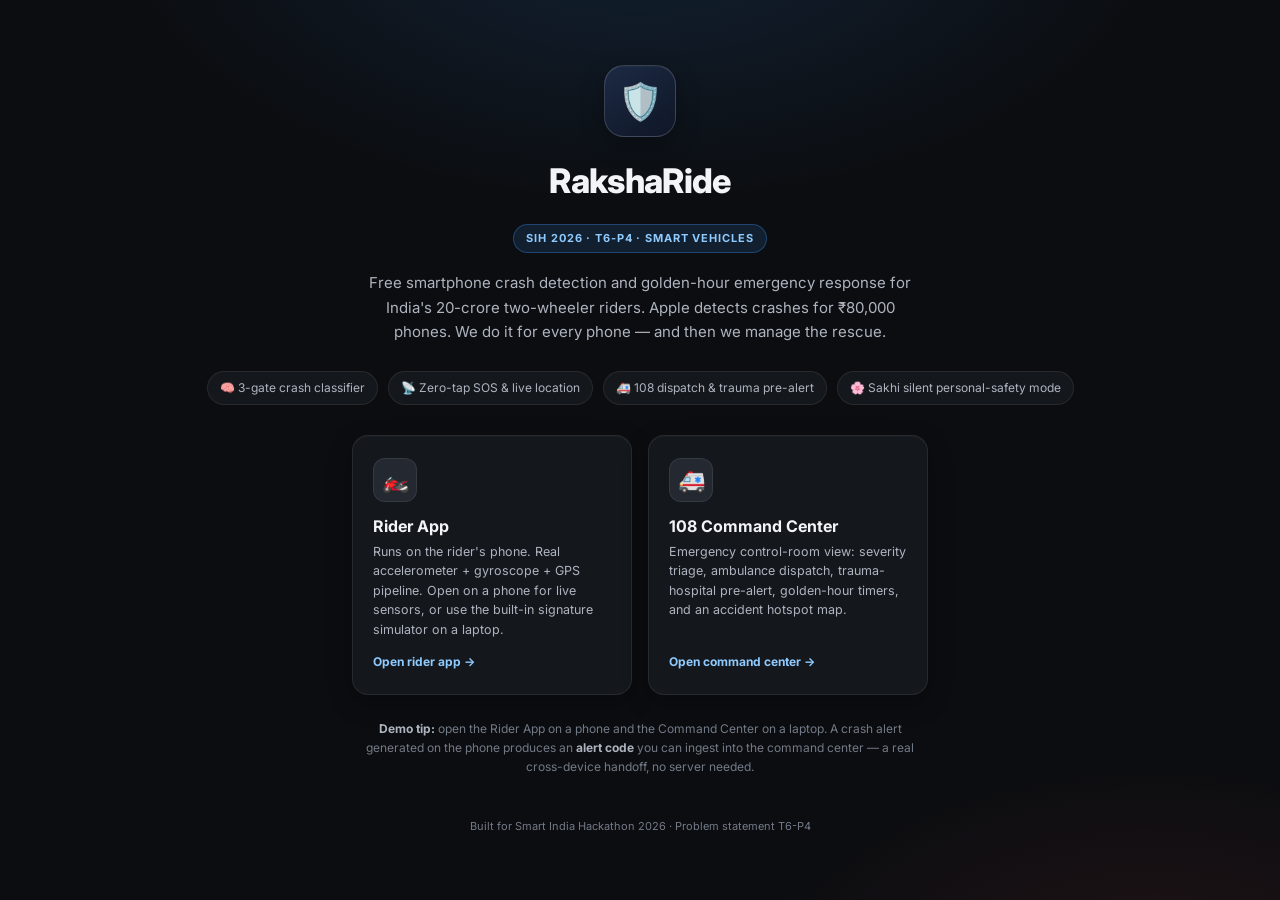
<file: index.html>
<!DOCTYPE html>
<html lang="en">
<head>
  <meta charset="UTF-8">
  <meta name="viewport" content="width=device-width, initial-scale=1.0, user-scalable=no">
  <meta name="description" content="RakshaRide — free smartphone crash detection and golden-hour emergency response for two-wheeler riders. SIH 2026 prototype.">
  <title>RakshaRide — Smartphone Crash Detection &amp; Golden-Hour Response</title>
  <link rel="preconnect" href="https://fonts.googleapis.com">
  <link rel="preconnect" href="https://fonts.gstatic.com" crossorigin>
  <link href="https://fonts.googleapis.com/css2?family=Inter:wght@400;500;600;700;800;900&display=swap" rel="stylesheet">
  <link rel="stylesheet" href="css/styles.css">
</head>
<body>

<!-- =====================================================================
     LANDING — choose a role
     ===================================================================== -->
<section id="landing">
  <div class="logo" aria-hidden="true">🛡️</div>
  <h1>RakshaRide</h1>
  <span class="badge">SIH 2026 · T6-P4 · SMART VEHICLES</span>
  <p class="sub">
    Free smartphone crash detection and golden-hour emergency response for India's 20-crore two-wheeler riders.
    Apple detects crashes for ₹80,000 phones. We do it for every phone — and then we manage the rescue.
  </p>

  <div class="feature-strip" aria-label="Key capabilities">
    <span class="pill">🧠 3-gate crash classifier</span>
    <span class="pill">📡 Zero-tap SOS &amp; live location</span>
    <span class="pill">🚑 108 dispatch &amp; trauma pre-alert</span>
    <span class="pill">🌸 Sakhi silent personal-safety mode</span>
  </div>

  <div class="role-cards">
    <button class="role-card" onclick="enterRider()">
      <div class="ic" aria-hidden="true">🏍️</div>
      <b>Rider App</b>
      <span>Runs on the rider's phone. Real accelerometer + gyroscope + GPS pipeline. Open on a phone for live sensors, or use the built-in signature simulator on a laptop.</span>
      <span class="cta">Open rider app →</span>
    </button>
    <button class="role-card" onclick="enterCommand()">
      <div class="ic" aria-hidden="true">🚑</div>
      <b>108 Command Center</b>
      <span>Emergency control-room view: severity triage, ambulance dispatch, trauma-hospital pre-alert, golden-hour timers, and an accident hotspot map.</span>
      <span class="cta">Open command center →</span>
    </button>
  </div>

  <p class="note">
    <b>Demo tip:</b> open the Rider App on a phone and the Command Center on a laptop. A crash alert generated on the phone produces an
    <b>alert code</b> you can ingest into the command center — a real cross-device handoff, no server needed.
  </p>
  <footer>Built for Smart India Hackathon 2026 · Problem statement T6-P4</footer>
</section>

<!-- =====================================================================
     RIDER APP — phone frame
     ===================================================================== -->
<main id="rider" class="hide">
  <header class="r-head">
    <div class="mark" aria-hidden="true">🛡️</div>
    <b>RakshaRide</b>
    <span class="role">Rider Guardian</span>
    <span class="st" id="rideState">IDLE</span>
  </header>

  <div class="r-body">

    <!-- Ride status -->
    <section class="card">
      <div class="ride-stat">
        <div class="speedo"><b id="spd">0</b><span>KM/H · GPS</span></div>
        <div class="ride-meta">
          Sensor: <b id="sensorState">not connected</b><br>
          Ride time: <b id="rideTime">00:00</b> · Dist: <b id="rideDist">0.0 km</b><br>
          GPS: <b id="gpsState">—</b>
        </div>
      </div>
      <button class="big-btn start mt-12" id="rideBtn">▶ Start Ride Protection</button>
      <div class="row2 mt-8">
        <button class="big-btn safe-btn" id="safeBtn">✔ Reached Safely — notify family</button>
      </div>
      <label class="check-row">
        <input type="checkbox" id="autoArm" checked>
        <span><b>Auto ride detection</b> — arms by itself at riding speed, disarms when you stop. You never have to remember.
          <span class="hint">(production: Android Activity Recognition, battery-cheap)</span></span>
      </label>
      <p class="perm-note" id="permNote">On a phone, tap Start to grant motion + location permission — detection then runs on <b>real sensors</b>. On a laptop, use the signature simulator below.</p>
    </section>

    <!-- Detection pipeline -->
    <section class="card">
      <h3>⚡ Live Detection Pipeline <span class="r" id="pipeMode">demo thresholds</span></h3>
      <div class="stages">
        <div class="stage" id="st-ctx"><div class="ic">🏍️</div><div class="nm">CONTEXT</div><div class="vl" id="v-ctx">not riding</div></div>
        <div class="stage" id="st-imp"><div class="ic">💥</div><div class="nm">IMPACT</div><div class="vl" id="v-imp">—</div></div>
        <div class="stage" id="st-cls"><div class="ic">🧠</div><div class="nm">CLASSIFY</div><div class="vl" id="v-cls">—</div></div>
        <div class="stage" id="st-still"><div class="ic">⏱️</div><div class="nm">STILLNESS</div><div class="vl" id="v-still">—</div></div>
      </div>
      <div class="g-meter mt-10"><canvas id="gCanvas"></canvas></div>
      <div class="g-read">
        <span>accel <b id="gNow">9.8</b> m/s²</span>
        <span>rot <b id="rotNow">0</b> °/s</span>
        <span>peak <b id="gPeak">—</b></span>
      </div>
      <div class="verdict mt-10" id="verdict">Pipeline idle. Start a ride (or fire a test signature) to see the three-gate decision engine work.</div>
    </section>

    <!-- Signature simulator -->
    <section class="card">
      <h3>🧪 Signature Simulator <span class="r">same pipeline, synthetic input</span></h3>
      <div class="sim-grid">
        <button class="sim-btn" data-sim="drop">📱 Phone Drop<small>free-fall → single spike → pickup</small></button>
        <button class="sim-btn" data-sim="pothole">🕳️ Pothole Hit<small>spike but ride continues</small></button>
        <button class="sim-btn" data-sim="coaster">🎢 Rollercoaster<small>Apple's famous false alarm</small></button>
        <button class="sim-btn danger" data-sim="crash">💥 Real Crash<small>full golden-hour flow</small></button>
      </div>
    </section>

    <!-- Guardian circle -->
    <section class="card">
      <h3>👨‍👩‍👧 Guardian Circle</h3>
      <div class="guard-row">
        <input id="gName" placeholder="Rider name" value="Arjun K">
        <input id="gBlood" class="short" placeholder="Blood" value="B+">
      </div>
      <div class="guard-row"><input id="gPhone" placeholder="Guardian phone (gets SOS SMS)" value="+91 98XXXXXX01"></div>

      <div class="eyebrow field-label">Auto-notify (zero-tap) — configure one channel to test real automatic delivery</div>
      <div class="guard-row">
        <input id="tgToken" placeholder="Telegram bot token (from @BotFather)">
        <input id="tgChat" class="mid" placeholder="chat id">
      </div>
      <div class="guard-row">
        <input id="waPhone" placeholder="CallMeBot WhatsApp no. (+91…)">
        <input id="waKey" class="mid" placeholder="apikey">
      </div>
      <div class="guard-row"><input id="relayUrl" placeholder="108 live-relay URL (Firebase RTDB — auto-sends crash to command center)"></div>
      <button class="mini-btn go full-btn" id="testNotify">📨 Send TEST message to guardian now</button>
      <div class="verdict note-sm" id="notifyStat" style="display:none"></div>
      <p class="perm-note">
        On crash, the app fires these <b>automatically — no taps</b>. Setup (2 min): Telegram → message @BotFather → /newbot → paste token;
        guardian messages your bot once, get chat id from <code>api.telegram.org/bot&lt;token&gt;/getUpdates</code>.
        Or WhatsApp via callmebot.com (guardian sends the one-time allow message, gets an apikey).
      </p>
      <div class="chips mt-8">
        <span class="chip ok">✔ Guardian: Amma</span>
        <span class="chip ok">✔ Escalation: Appa → 112</span>
        <span class="chip">Auto "reached safely" ON</span>
        <span class="chip">Offline SMS fallback ON</span>
      </div>
    </section>

    <!-- Sakhi mode -->
    <section class="card sakhi">
      <h3>🌸 Sakhi Mode <span class="r">same engine · second trigger: personal safety</span></h3>
      <button class="hold-btn" id="holdSOS"><i id="holdFill"></i><span>HOLD 3 s — SILENT SOS<small>no siren · no countdown · guardians + 112 + police + live location, instantly</small></span></button>
      <div class="row2 mt-8">
        <button class="big-btn safe-btn compact" id="tripBtn">🧭 Start Trip Watch</button>
        <button class="big-btn safe-btn compact" id="fakeBtn">📞 Fake Call</button>
      </div>
      <div id="tripPanel" class="hide mt-8">
        <div class="verdict" id="tripStat">🧭 <b>Trip Watch live</b> — guardians see this trip moving in real time. If the route deviates or stops unexpectedly, they're alerted <b>without her pressing anything</b>.</div>
        <button class="mini-btn full mt-8" id="devBtn">⚠ Simulate route deviation / unexpected stop</button>
      </div>
      <div class="chips mt-8">
        <span class="chip ok">✔ Silent SOS — screen stays normal, nothing alerts an attacker</span>
        <span class="chip ok">✔ Deviation auto-alert — acts when she can't</span>
        <span class="chip">Native app: power-button ×3, works from pocket</span>
      </div>
    </section>

    <!-- False-alarm shields -->
    <section class="card">
      <h3>🛡️ False-Alarm Shields <span class="r">why we don't dial 108 from a rollercoaster</span></h3>
      <div class="chips">
        <span class="chip ok">✔ Riding-context gate (GPS speed profile)</span>
        <span class="chip ok">✔ Free-fall + pickup = drop, rejected</span>
        <span class="chip ok">✔ Ride-continues = pothole, rejected</span>
        <span class="chip ok">✔ Repetitive smooth-G pattern = amusement ride</span>
        <span class="chip ok">✔ Post-impact stillness required</span>
        <span class="chip ok">✔ 15 s human cancel countdown</span>
      </div>
      <p class="perm-note"><span class="link" onclick="document.getElementById('howVeil').style.display='flex'">How the classifier works →</span></p>
    </section>

  </div>
</main>

<!-- Fake call overlay (Sakhi) -->
<div id="fakeCall" class="hide" role="dialog" aria-label="Fake incoming call">
  <div>
    <div class="fc-state" id="fcState">incoming call…</div>
    <div class="fc-name">Appa</div>
    <div class="fc-sub">mobile · India</div>
  </div>
  <div id="fcTimer"></div>
  <div class="fc-actions">
    <button id="fcEnd" class="fc-btn end" aria-label="End call">📵</button>
    <button id="fcAns" class="fc-btn ans" aria-label="Answer call">📞</button>
  </div>
</div>

<!-- Countdown overlay -->
<div id="countOverlay" class="hide" role="alertdialog" aria-label="Crash detected countdown">
  <h2>⚠️ CRASH DETECTED</h2>
  <div id="countNum">15</div>
  <p>Severe impact + no movement detected.<br><b>SOS to 108 &amp; your guardians</b> fires when the timer ends.</p>
  <button id="cancelBtn">I'M OKAY — CANCEL</button>
  <p class="fine">Every cancel is logged as a labelled false-positive and retrains the model.</p>
</div>

<!-- SOS dispatched screen -->
<div id="sosScreen" class="hide">
  <div class="sos-band">
    <h2>🆘 SOS DISPATCHED</h2>
    <div class="sub2" id="sosTime">—</div>
  </div>
  <div class="kv" id="sosKv"></div>

  <section class="card mt-10">
    <h3>📟 Alert Code — ingest into 108 Command Center</h3>
    <div class="code-box" id="alertCode">—</div>
    <div class="row2 mt-10">
      <button class="big-btn safe-btn compact" id="copyCode">Copy code</button>
      <button class="big-btn safe-btn compact" id="smsBtn">📩 Open guardian SMS</button>
    </div>
  </section>

  <section class="card mt-10">
    <h3>📞 Guardian Escalation Chain <span class="r">nobody's message goes to waste</span></h3>
    <div class="note-green">🚑 108 dispatch runs in PARALLEL — the rescue never waits for family to answer.</div>
    <div id="escList"></div>
  </section>

  <section class="card mt-10">
    <h3>What just happened</h3>
    <div id="sosSteps"></div>
  </section>

  <button class="big-btn start mt-10" id="sosDone">← Back to rider app</button>
</div>

<!-- =====================================================================
     108 COMMAND CENTER
     ===================================================================== -->
<main id="command" class="hide">
  <header class="c-head">
    <div class="mark" aria-hidden="true">🚑</div>
    <div>
      <h1>RakshaRide · 108 EMERGENCY COMMAND</h1>
      <div class="sub">Coimbatore District — Golden-Hour Response Grid</div>
    </div>
    <span class="badge">SIH 2026 · T6-P4</span>
    <span class="badge live">RESPONSE NET ONLINE</span>
    <div class="spacer"></div>
    <button class="ctl-btn primary" id="feedBtn">▶ Simulate incident feed</button>
    <button class="ctl-btn" id="cHowBtn">ⓘ How it works</button>
    <button class="ctl-btn" onclick="location.hash='';location.reload()" title="Back to home">⌂</button>
  </header>

  <div class="c-kpis">
    <div class="tile"><div class="lbl">Active alerts</div><div class="val red" id="ck-act">0</div><div class="sub">in golden hour</div></div>
    <div class="tile"><div class="lbl">Median detect→dispatch</div><div class="val" id="ck-dd">—</div><div class="sub">target &lt; 60 s</div></div>
    <div class="tile"><div class="lbl">Ambulances free</div><div class="val" id="ck-amb">6/8</div><div class="sub">GVK-EMRI fleet</div></div>
    <div class="tile"><div class="lbl">Hospitals pre-alerted</div><div class="val" id="ck-hosp">0</div><div class="sub">trauma teams ready</div></div>
    <div class="tile"><div class="lbl">Families notified</div><div class="val green" id="ck-fam">0</div><div class="sub">live-tracking links</div></div>
    <div class="tile"><div class="lbl">Lives in play</div><div class="val" id="ck-resolved">0</div><div class="sub">resolved today</div></div>
  </div>

  <div class="c-main">

    <!-- Alert triage -->
    <section class="panel">
      <h2>🆘 Alert Triage <span class="count" id="alertCount">0</span></h2>
      <div class="scroll" id="alertList">
        <div class="empty">No active alerts.<br>Start the incident feed, or ingest a real alert code from a rider phone below.</div>
      </div>
      <div class="ingest">
        <div class="eyebrow">📡 Live relay — alerts arrive automatically</div>
        <input id="cRelay" placeholder="paste the same Firebase relay URL as the rider app">
        <div class="stat" id="cRelayStat">relay idle — add URL for zero-touch ingestion</div>
        <div class="eyebrow">Manual fallback — ingest alert code</div>
        <textarea id="ingestBox" placeholder="paste RKSA-... code"></textarea>
        <button class="ctl-btn full" id="ingestBtn">Ingest alert</button>
      </div>
    </section>

    <!-- Map -->
    <section class="panel map-wrap">
      <canvas id="cmap"></canvas>
      <div class="c-layers">
        <div class="t">MAP LAYERS</div>
        <label><input type="checkbox" id="cl-hot" checked> Accident hotspots</label>
        <label><input type="checkbox" id="cl-amb" checked> Ambulances</label>
        <label><input type="checkbox" id="cl-hosp" checked> Hospitals</label>
        <label><input type="checkbox" id="cl-routes" checked> Dispatch routes</label>
      </div>
      <div class="c-legend">
        <div class="t">LEGEND</div>
        <div class="li"><span class="sw crit"></span>▲ Critical crash</div>
        <div class="li"><span class="sw serious"></span>◆ Severe</div>
        <div class="li"><span class="sw warn"></span>● Moderate</div>
        <div class="li"><span class="sw amb"></span>🚑 Ambulance</div>
        <div class="li"><span class="sw hosp"></span>H Trauma hospital</div>
      </div>
    </section>

    <!-- Trauma network -->
    <section class="panel">
      <h2>🏥 Trauma Network <span class="count" id="hospCount">6</span></h2>
      <div class="scroll" id="hospList"></div>
    </section>

  </div>

  <div class="c-logbar">
    <h2>Response event log</h2>
    <div id="clog"></div>
  </div>
</main>

<!-- =====================================================================
     "How it works" modal (shared by both views)
     ===================================================================== -->
<div class="modal-veil" id="howVeil">
  <div class="modal" role="dialog" aria-labelledby="howTitle">
    <button class="x" onclick="document.getElementById('howVeil').style.display='none'" aria-label="Close">✕</button>
    <h3 id="howTitle">🧠 How RakshaRide decides: crash vs everything else</h3>
    <p>The classifier never judges an impact alone — it judges the <b>story around it</b>. Three gates must all agree before the countdown even starts.</p>

    <h4>Gate 1 — Riding context</h4>
    <p>Armed only when GPS shows sustained vehicle speed (&gt;15 km/h) with two-wheeler vibration texture. A phone dropped in your kitchen, or a rollercoaster (no road-matched GPS trajectory, park geofence, repetitive smooth high-G pattern) never arms the detector.</p>

    <h4>Gate 2 — Impact signature</h4>
    <div class="formula">features = [peakG, spikeCount, freefall_ms, rotationEnergy, ΔGPS_speed, duration]</div>
    <table>
      <tr><th>Event</th><th>Signature</th><th>Verdict</th></tr>
      <tr><td>Phone drop</td><td>free-fall ~0g → ONE clean spike → low rotation → pickup motion in seconds</td><td>REJECT</td></tr>
      <tr><td>Pothole</td><td>single vertical spike, GPS speed continues</td><td>REJECT</td></tr>
      <tr><td>Rollercoaster</td><td>repetitive smooth G-waves, no road context, motion continues</td><td>REJECT</td></tr>
      <tr><td>Crash</td><td>40→0 km/h deceleration + multiple chaotic spikes + 3-axis tumbling</td><td>ESCALATE</td></tr>
    </table>

    <h4>Gate 3 — Post-impact stillness</h4>
    <p>The decisive evidence: after a real crash, GPS speed stays 0 and the phone shows no human motion. Only then the siren + 15 s cancel countdown fires — a conscious rider cancels with one tap (which becomes a labelled training sample); silence is confirmation.</p>

    <h4>Severity model → response</h4>
    <div class="formula">severity = 35·(pre-speed/60) + 30·(peakG/16g) + 20·rotationEnergy + 15·stillness → CRITICAL / SEVERE / MODERATE</div>
    <p>Severity drives everything downstream: which ambulance, which trauma level hospital gets pre-alerted, and queue position in the 108 command center.</p>

    <h4>Production mapping</h4>
    <ul>
      <li>Phone: background service (Android foreground service / iOS motion API), on-device TFLite classifier trained on team-collected labelled rides, drops, and crash-dummy tests.</li>
      <li>Alerts: structured payload over data; <b>SMS fallback when no internet</b> (store-and-forward works where data fails on highways).</li>
      <li>Command center: FastAPI + PostGIS, GVK-EMRI 108 integration, hospital HMIS pre-alert, family live-tracking links.</li>
      <li>This prototype: the same pipeline in-browser — real DeviceMotion sensors on a phone, synthetic signatures on a laptop, identical decision code.</li>
    </ul>
  </div>
</div>

<!-- Scripts: classic (non-module) scripts so shared globals behave exactly as in the single-file prototype -->
<script src="js/app.js"></script>
<script src="js/rider.js"></script>
<script src="js/command.js"></script>
</body>
</html>
</file>
<file: css/styles.css>
/* ============================================================
   RakshaRide — stylesheet
   Refined dark control-room theme. Every class / id referenced
   by js/*.js is preserved; only presentation lives here.
   ============================================================ */

/* ---------- 1. Design tokens ---------- */
:root {
  color-scheme: dark;

  /* surfaces */
  --page: #0b0d10;
  --surface: #14171c;
  --surface-2: #1b1f26;
  --surface-3: #242931;
  --grid: #242931;
  --ring: rgba(255, 255, 255, .08);
  --ring-strong: rgba(255, 255, 255, .16);

  /* text */
  --ink: #f2f4f7;
  --ink-2: #aeb4bf;
  --ink-mut: #737a87;

  /* semantic */
  --s1: #3b8ff0;
  --s1-soft: rgba(59, 143, 240, .14);
  --crit: #e5484d;
  --crit-soft: rgba(229, 72, 77, .14);
  --serious: #f0863a;
  --serious-soft: rgba(240, 134, 58, .14);
  --warn: #f5b524;
  --warn-soft: rgba(245, 181, 36, .12);
  --good: #2fbf71;
  --good-soft: rgba(47, 191, 113, .12);
  --sakhi: #9d8cf5;
  --sakhi-soft: rgba(157, 140, 245, .14);

  /* accent text (used by inline JS colours too) */
  --blue-text: #8fcbff;
  --green-text: #7fe0a4;
  --amber-text: #ffd47a;
  --red-text: #ff9d9d;
  --violet-text: #c9beff;

  /* shape */
  --r-sm: 8px;
  --r-md: 12px;
  --r-lg: 16px;
  --shadow: 0 1px 0 rgba(255, 255, 255, .03) inset, 0 8px 24px rgba(0, 0, 0, .28);

  /* type */
  --font: "Inter", system-ui, -apple-system, "Segoe UI", Roboto, sans-serif;
  --mono: ui-monospace, "JetBrains Mono", "SF Mono", Menlo, Consolas, monospace;
}

/* ---------- 2. Reset / base ---------- */
*, *::before, *::after { box-sizing: border-box; margin: 0; padding: 0; }
html, body { height: 100%; }
body {
  background: var(--page);
  color: var(--ink);
  font-family: var(--font);
  font-size: 14px;
  line-height: 1.5;
  -webkit-font-smoothing: antialiased;
  text-rendering: optimizeLegibility;
}
button { font-family: inherit; cursor: pointer; color: inherit; }
button:focus-visible, input:focus-visible, textarea:focus-visible {
  outline: 2px solid var(--s1);
  outline-offset: 2px;
}
input, textarea { font-family: inherit; }
.hide { display: none !important; }
.link { color: var(--blue-text); text-decoration: underline; text-underline-offset: 2px; cursor: pointer; }
.link:hover { color: #fff; }

/* shared eyebrow label (small caps section titles) */
.eyebrow {
  font-size: 10px;
  font-weight: 700;
  letter-spacing: .09em;
  text-transform: uppercase;
  color: var(--ink-mut);
}

/* ---------- 3. Landing ---------- */
#landing {
  min-height: 100vh;
  display: flex;
  flex-direction: column;
  align-items: center;
  justify-content: center;
  gap: 18px;
  padding: 48px 24px;
  text-align: center;
  background:
    radial-gradient(900px 500px at 50% -10%, rgba(59, 143, 240, .16), transparent 60%),
    radial-gradient(700px 400px at 90% 110%, rgba(229, 72, 77, .10), transparent 60%),
    var(--page);
}
#landing .logo {
  width: 72px; height: 72px;
  border-radius: 20px;
  display: grid; place-items: center;
  font-size: 36px;
  background: linear-gradient(145deg, #1c2a44, #0f1626);
  border: 1px solid var(--ring-strong);
  box-shadow: var(--shadow);
}
#landing h1 { font-size: 34px; font-weight: 800; letter-spacing: -.02em; }
#landing .sub { color: var(--ink-2); max-width: 560px; line-height: 1.65; font-size: 15px; }
#landing .badge {
  font-size: 11px; font-weight: 700; letter-spacing: .08em;
  padding: 5px 12px; border-radius: 999px;
  background: var(--s1-soft); border: 1px solid rgba(59, 143, 240, .35); color: var(--blue-text);
}
.role-cards { display: flex; gap: 16px; flex-wrap: wrap; justify-content: center; margin-top: 12px; }
.role-card {
  width: 280px;
  background: var(--surface);
  border: 1px solid var(--ring);
  border-radius: var(--r-lg);
  padding: 22px 20px;
  text-align: left;
  color: var(--ink);
  box-shadow: var(--shadow);
  transition: transform .18s ease, border-color .18s ease, background .18s ease;
}
.role-card:hover { transform: translateY(-2px); background: var(--surface-2); border-color: var(--s1); }
.role-card .ic {
  width: 44px; height: 44px; border-radius: 12px;
  display: grid; place-items: center; font-size: 22px;
  background: var(--surface-3); border: 1px solid var(--ring);
}
.role-card b { display: block; font-size: 16px; margin: 14px 0 6px; }
.role-card span { font-size: 12.5px; color: var(--ink-2); line-height: 1.55; }
.role-card .cta { display: block; margin-top: auto; padding-top: 14px; font-size: 12px; font-weight: 700; color: var(--blue-text); }
.role-card { display: flex; flex-direction: column; }

.feature-strip {
  display: flex; gap: 10px; flex-wrap: wrap; justify-content: center; margin-top: 8px;
}
.feature-strip .pill {
  display: inline-flex; align-items: center; gap: 7px;
  padding: 7px 12px; border-radius: 999px;
  background: var(--surface); border: 1px solid var(--ring);
  font-size: 12px; color: var(--ink-2);
}
#landing .note { font-size: 12px; color: var(--ink-mut); max-width: 560px; line-height: 1.6; margin-top: 6px; }
#landing .note b { color: var(--ink-2); }
#landing footer { margin-top: 24px; font-size: 11px; color: var(--ink-mut); }
#landing footer a { color: var(--ink-2); text-decoration: none; }

/* ---------- 4. Rider app (phone frame) ---------- */
#rider {
  max-width: 430px;
  margin: 0 auto;
  min-height: 100vh;
  background: var(--page);
  display: flex;
  flex-direction: column;
  position: relative;
  border-left: 1px solid var(--ring);
  border-right: 1px solid var(--ring);
}
.r-head {
  position: sticky; top: 0; z-index: 5;
  display: flex; align-items: center; gap: 10px;
  padding: 12px 14px;
  border-bottom: 1px solid var(--ring);
  background: rgba(20, 23, 28, .92);
  backdrop-filter: blur(8px);
}
.r-head .mark {
  width: 32px; height: 32px; border-radius: 9px;
  background: linear-gradient(135deg, #3b8ff0, #1a4a8f);
  display: grid; place-items: center; font-size: 16px;
}
.r-head b { font-size: 15px; }
.r-head .role { font-size: 11px; color: var(--ink-mut); }
.r-head .home { margin-left: 6px; }
.r-head .st {
  margin-left: auto;
  font-size: 10px; font-weight: 800; letter-spacing: .08em;
  padding: 4px 10px; border-radius: 999px;
  background: var(--surface-3); border: 1px solid var(--ring); color: var(--ink-mut);
}
.r-head .st.on { color: var(--green-text); border-color: rgba(47, 191, 113, .5); background: var(--good-soft); }
.r-body { flex: 1; overflow-y: auto; padding: 12px; display: flex; flex-direction: column; gap: 12px; }

.card {
  background: var(--surface);
  border: 1px solid var(--ring);
  border-radius: var(--r-md);
  padding: 14px;
}
.card h3 {
  font-size: 10.5px; letter-spacing: .09em; color: var(--ink-mut);
  font-weight: 700; text-transform: uppercase;
  margin-bottom: 10px; display: flex; align-items: center; gap: 6px;
}
.card h3 .r { margin-left: auto; font-weight: 500; text-transform: none; letter-spacing: 0; color: var(--ink-mut); }
.card.sakhi { border-color: rgba(157, 140, 245, .4); background: linear-gradient(180deg, rgba(157, 140, 245, .06), transparent 60%), var(--surface); }
.card.sakhi h3 { color: var(--violet-text); }

.ride-stat { display: flex; align-items: center; gap: 16px; }
.speedo {
  width: 96px; height: 96px; border-radius: 50%;
  border: 3px solid var(--surface-3);
  background: radial-gradient(circle at 50% 40%, var(--surface-2), var(--surface));
  display: flex; flex-direction: column; align-items: center; justify-content: center; flex: none;
}
.speedo b { font-size: 28px; font-weight: 800; font-variant-numeric: tabular-nums; line-height: 1; }
.speedo span { font-size: 9px; color: var(--ink-mut); letter-spacing: .06em; margin-top: 4px; }
.ride-meta { flex: 1; font-size: 12px; color: var(--ink-2); line-height: 1.85; }
.ride-meta b { color: var(--ink); font-variant-numeric: tabular-nums; font-weight: 600; }

.g-meter { height: 60px; position: relative; background: var(--surface-2); border: 1px solid var(--ring); border-radius: var(--r-sm); overflow: hidden; }
.g-meter canvas { position: absolute; inset: 0; width: 100%; height: 100%; }
.g-read { display: flex; justify-content: space-between; font-size: 10.5px; color: var(--ink-mut); margin-top: 6px; font-variant-numeric: tabular-nums; }
.g-read b { color: var(--ink); font-weight: 600; }

/* pipeline stages */
.stages { display: grid; grid-template-columns: repeat(4, 1fr); gap: 6px; }
.stage {
  background: var(--surface-2); border: 1px solid var(--ring); border-radius: 10px;
  padding: 9px 6px; text-align: center; transition: all .25s;
}
.stage .ic { font-size: 17px; opacity: .4; }
.stage .nm { font-size: 8.5px; letter-spacing: .06em; color: var(--ink-mut); font-weight: 800; margin-top: 4px; }
.stage .vl { font-size: 9.5px; color: var(--ink-2); margin-top: 2px; min-height: 12px; }
.stage.ok { border-color: rgba(47, 191, 113, .55); background: var(--good-soft); }
.stage.ok .ic { opacity: 1; }
.stage.fire { border-color: var(--crit); background: var(--crit-soft); animation: pulse .6s infinite alternate; }
.stage.fire .ic { opacity: 1; }
@keyframes pulse { to { box-shadow: 0 0 14px rgba(229, 72, 77, .55); } }

.verdict {
  border-radius: 10px; padding: 10px 12px; font-size: 12px; line-height: 1.55;
  background: var(--surface-2); border: 1px solid var(--ring); color: var(--ink-2);
}
.verdict.reject { border-color: rgba(245, 181, 36, .5); background: var(--warn-soft); }
.verdict.accept { border-color: var(--crit); background: var(--crit-soft); }
.verdict b { color: var(--ink); }

.big-btn {
  width: 100%; padding: 14px; border-radius: var(--r-md); border: 1px solid transparent;
  font-size: 15px; font-weight: 800; letter-spacing: .01em;
  transition: filter .15s ease, transform .1s ease;
}
.big-btn:hover { filter: brightness(1.1); }
.big-btn:active { transform: scale(.99); }
.big-btn.start { background: #12603a; color: #dcffe8; border-color: #2fbf71; }
.big-btn.stop { background: #6a2a12; color: #ffe3d7; border-color: #f0863a; }
.row2 { display: flex; gap: 8px; }
.row2 .big-btn { font-size: 13px; padding: 12px; }
.safe-btn { background: #143a66; color: #d6e8ff; border-color: #2b67b3; }
.mt-8 { margin-top: 8px; }
.mt-10 { margin-top: 10px; }
.mt-12 { margin-top: 12px; }

.check-row {
  display: flex; gap: 9px; align-items: flex-start;
  font-size: 12px; color: var(--ink-2); margin-top: 10px; cursor: pointer; line-height: 1.5;
}
.check-row input { accent-color: var(--s1); margin-top: 3px; }
.check-row b { color: var(--ink); }
.check-row .hint { color: var(--ink-mut); }

.sim-grid { display: grid; grid-template-columns: 1fr 1fr; gap: 8px; }
.sim-btn {
  padding: 11px 10px; border-radius: 10px; border: 1px solid var(--ring);
  background: var(--surface-2); color: var(--ink-2); font-size: 12.5px; font-weight: 700;
  line-height: 1.4; text-align: left; transition: background .15s ease, border-color .15s ease;
}
.sim-btn small { display: block; font-weight: 400; font-size: 10.5px; color: var(--ink-mut); margin-top: 2px; }
.sim-btn:hover { background: var(--surface-3); border-color: var(--ring-strong); }
.sim-btn.danger { border-color: rgba(229, 72, 77, .5); color: var(--red-text); background: var(--crit-soft); }

.guard-row { display: flex; gap: 8px; margin-bottom: 8px; }
.guard-row input {
  flex: 1; min-width: 0;
  background: var(--surface-2); border: 1px solid var(--ring); border-radius: var(--r-sm);
  padding: 9px 11px; color: var(--ink); font-size: 13px;
}
.guard-row input::placeholder { color: var(--ink-mut); }
.guard-row input.short { max-width: 76px; flex: none; }
.guard-row input.mid { max-width: 96px; flex: none; }
.field-label { margin: 10px 0 6px; }
.chips { display: flex; flex-wrap: wrap; gap: 6px; }
.chip {
  font-size: 10.5px; padding: 4px 10px; border-radius: 999px;
  background: var(--surface-2); border: 1px solid var(--ring); color: var(--ink-2);
}
.chip.ok { color: var(--green-text); border-color: rgba(47, 191, 113, .4); background: var(--good-soft); }

.perm-note { font-size: 11px; color: var(--ink-mut); line-height: 1.6; margin-top: 8px; }
.perm-note b { color: var(--ink-2); }
.perm-note code { font-family: var(--mono); color: var(--blue-text); font-size: 10.5px; }
.full-btn { width: 100%; padding: 9px; margin-bottom: 6px; font-size: 11px; }
.note-sm { font-size: 11px; }
.note-green { font-size: 10.5px; color: var(--green-text); font-weight: 700; margin-bottom: 8px; }

/* Sakhi mode */
.hold-btn {
  position: relative; width: 100%; padding: 16px 12px; border-radius: var(--r-md);
  border: 1px solid rgba(157, 140, 245, .55); background: #241f45; color: #e6e2ff;
  font-weight: 800; font-size: 14px; overflow: hidden; user-select: none; -webkit-user-select: none;
  touch-action: none; text-align: center;
}
.hold-btn i { position: absolute; left: 0; top: 0; bottom: 0; width: 0%; background: rgba(157, 140, 245, .4); }
.hold-btn span { position: relative; }
.hold-btn small { display: block; font-weight: 500; font-size: 10px; color: #b9b3e8; margin-top: 3px; }
.row2 .big-btn.compact { font-size: 12px; padding: 10px; }
.mini-btn.full { width: 100%; }

/* fake call overlay */
#fakeCall {
  position: fixed; inset: 0; background: #0a0a12; z-index: 80;
  display: flex; flex-direction: column; align-items: center; justify-content: space-between;
  padding: 80px 30px 70px; text-align: center;
}
#fakeCall .fc-state { font-size: 15px; color: #8b8b9e; }
#fakeCall .fc-name { font-size: 34px; font-weight: 700; margin-top: 10px; }
#fakeCall .fc-sub { font-size: 13px; color: #8b8b9e; margin-top: 6px; }
#fcTimer { font-size: 16px; color: var(--green-text); font-variant-numeric: tabular-nums; }
.fc-actions { display: flex; gap: 70px; }
.fc-btn { width: 68px; height: 68px; border-radius: 50%; border: none; font-size: 26px; }
.fc-btn.end { background: var(--crit); }
.fc-btn.ans { background: var(--good); }

/* countdown overlay */
#countOverlay {
  position: fixed; inset: 0; background: rgba(96, 12, 14, .97); z-index: 60;
  display: flex; flex-direction: column; align-items: center; justify-content: center;
  gap: 18px; padding: 24px; text-align: center;
}
#countOverlay h2 { font-size: 22px; }
#countNum { font-size: 104px; font-weight: 900; font-variant-numeric: tabular-nums; line-height: 1; }
#countOverlay p { color: #ffd3d3; font-size: 14px; line-height: 1.6; max-width: 330px; }
#countOverlay .fine { font-size: 11px; opacity: .8; }
#cancelBtn {
  width: 100%; max-width: 340px; padding: 22px; font-size: 20px; font-weight: 900;
  border-radius: var(--r-lg); border: none; background: #fff; color: #a01010;
}

/* SOS screen */
#sosScreen { position: fixed; inset: 0; background: var(--page); z-index: 55; overflow-y: auto; padding: 16px; max-width: 430px; margin: 0 auto; }
.sos-band { background: var(--crit-soft); border: 1px solid var(--crit); border-radius: var(--r-md); padding: 14px; text-align: center; }
.sos-band h2 { color: var(--red-text); font-size: 18px; }
.sos-band .sub2 { font-size: 12px; color: var(--ink-2); margin-top: 4px; }
.kv { display: grid; grid-template-columns: 1fr 1fr; gap: 7px; margin-top: 10px; }
.kv .cell { background: var(--surface); border: 1px solid var(--ring); border-radius: 10px; padding: 9px 11px; }
.kv .cell span { font-size: 9.5px; color: var(--ink-mut); letter-spacing: .06em; font-weight: 800; display: block; }
.kv .cell b { font-size: 14px; }
.code-box {
  font-family: var(--mono); font-size: 10.5px; background: var(--surface-2);
  border: 1px dashed var(--ring-strong); border-radius: 10px; padding: 10px;
  word-break: break-all; color: var(--blue-text); line-height: 1.5;
}
#escList { font-size: 11.5px; line-height: 1.5; }
#sosSteps { font-size: 12px; color: var(--ink-2); line-height: 1.8; }
#sosSteps b { color: var(--ink); }

/* ---------- 5. 108 Command Center ---------- */
#command { height: 100vh; display: flex; flex-direction: column; }
.c-head {
  display: flex; align-items: center; gap: 12px; padding: 8px 14px;
  background: var(--surface); border-bottom: 1px solid var(--ring); height: 54px;
}
.c-head .mark {
  width: 32px; height: 32px; border-radius: 9px;
  background: linear-gradient(135deg, #e5484d, #6a1013);
  display: grid; place-items: center; font-size: 16px;
}
.c-head h1 { font-size: 14.5px; font-weight: 800; letter-spacing: .01em; }
.c-head .sub { font-size: 10.5px; color: var(--ink-mut); }
.c-head .spacer { flex: 1; }
.badge {
  font-size: 10px; font-weight: 700; letter-spacing: .07em; padding: 4px 9px; border-radius: 999px;
  background: var(--surface-3); border: 1px solid var(--ring); color: var(--ink-2); white-space: nowrap;
}
.badge.live { color: var(--green-text); border-color: rgba(47, 191, 113, .4); background: var(--good-soft); }
.badge.live::before { content: "●"; margin-right: 5px; animation: blink 1.6s infinite; }
@keyframes blink { 50% { opacity: .25; } }
.ctl-btn {
  padding: 7px 13px; border-radius: var(--r-sm); border: 1px solid var(--ring);
  font-weight: 700; font-size: 12px; background: var(--surface-2); color: var(--ink);
  transition: background .15s ease;
}
.ctl-btn.primary { background: #12603a; border-color: #2fbf71; }
.ctl-btn:hover { background: var(--surface-3); }
.ctl-btn.primary:hover { background: #177548; }

.c-kpis { display: grid; grid-template-columns: repeat(6, 1fr); gap: 8px; padding: 8px 10px 0; }
.tile { background: var(--surface); border: 1px solid var(--ring); border-radius: 10px; padding: 9px 12px 8px; }
.tile .lbl { font-size: 9.5px; color: var(--ink-mut); letter-spacing: .08em; font-weight: 700; text-transform: uppercase; }
.tile .val { font-size: 24px; font-weight: 800; line-height: 1.15; font-variant-numeric: tabular-nums; }
.tile .val.red { color: #ff8a8a; }
.tile .val.green { color: var(--green-text); }
.tile .sub { font-size: 10.5px; color: var(--ink-2); }

.c-main { display: grid; grid-template-columns: 330px 1fr 300px; gap: 8px; padding: 8px 10px; flex: 1; min-height: 0; }
.panel { background: var(--surface); border: 1px solid var(--ring); border-radius: 10px; display: flex; flex-direction: column; min-height: 0; overflow: hidden; }
.panel h2 {
  font-size: 10px; letter-spacing: .09em; color: var(--ink-mut); font-weight: 700; text-transform: uppercase;
  padding: 10px 12px 8px; border-bottom: 1px solid var(--ring); display: flex; gap: 7px; align-items: center;
}
.panel h2 .count { margin-left: auto; background: var(--surface-3); border-radius: 999px; padding: 1px 8px; font-size: 10px; color: var(--ink-2); }
.scroll { overflow-y: auto; flex: 1; min-height: 0; }
.scroll::-webkit-scrollbar { width: 8px; }
.scroll::-webkit-scrollbar-thumb { background: var(--surface-3); border-radius: 4px; }
.empty { padding: 24px 14px; color: var(--ink-mut); font-size: 11.5px; text-align: center; line-height: 1.6; }

.alert-card { padding: 10px 12px; border-bottom: 1px solid var(--grid); border-left: 3px solid transparent; }
.alert-card.CRITICAL { border-left-color: var(--crit); }
.alert-card.SEVERE { border-left-color: var(--serious); }
.alert-card.MODERATE { border-left-color: var(--warn); }
.alert-card .r1 { display: flex; align-items: center; gap: 7px; }
.sev { font-size: 9px; font-weight: 800; letter-spacing: .05em; padding: 2px 7px; border-radius: 999px; display: inline-flex; gap: 4px; }
.sev.CRITICAL { background: var(--crit-soft); color: var(--red-text); border: 1px solid rgba(229, 72, 77, .55); }
.sev.SEVERE { background: var(--serious-soft); color: #ffb894; border: 1px solid rgba(240, 134, 58, .5); }
.sev.MODERATE { background: var(--warn-soft); color: var(--amber-text); border: 1px solid rgba(245, 181, 36, .45); }
.gh { margin-left: auto; font-size: 11px; font-weight: 800; font-variant-numeric: tabular-nums; color: var(--red-text); }
.gh.okt { color: var(--amber-text); }
.alert-card .meta { font-size: 10.5px; color: var(--ink-2); margin-top: 4px; line-height: 1.55; }
.alert-card .meta b { color: var(--ink); font-weight: 600; }
.a-btns { display: flex; gap: 6px; margin-top: 7px; flex-wrap: wrap; }
.mini-btn { font-size: 10px; font-weight: 700; padding: 4px 9px; border-radius: 7px; border: 1px solid var(--ring); background: var(--surface-2); color: var(--ink-2); }
.mini-btn:hover { background: var(--surface-3); }
.mini-btn.go { background: #143a66; border-color: #2b67b3; color: #d6e8ff; }
.tagline { font-size: 10px; font-weight: 700; }
.tag-amb { color: var(--blue-text); } .tag-hosp { color: #c9a6ff; } .tag-fam { color: var(--green-text); }

.map-wrap { position: relative; min-height: 0; }
#cmap { position: absolute; inset: 0; width: 100%; height: 100%; border-radius: 10px; }
.c-legend, .c-layers {
  position: absolute; background: rgba(11, 13, 16, .88); border: 1px solid var(--ring);
  border-radius: 10px; padding: 9px 11px; backdrop-filter: blur(6px);
}
.c-legend { bottom: 10px; left: 10px; font-size: 10.5px; color: var(--ink-2); }
.c-legend .t, .c-layers .t { font-size: 9.5px; font-weight: 700; letter-spacing: .08em; color: var(--ink-mut); margin-bottom: 5px; }
.c-legend .li { display: flex; gap: 7px; align-items: center; padding: 1.5px 0; }
.sw { width: 11px; height: 11px; border-radius: 3px; flex: none; }
.sw.crit { background: var(--crit); } .sw.serious { background: var(--serious); } .sw.warn { background: var(--warn); }
.sw.amb { background: var(--s1); } .sw.hosp { background: var(--sakhi); }
.c-layers { top: 10px; right: 10px; width: 172px; }
.c-layers label { display: flex; gap: 7px; align-items: center; font-size: 11px; color: var(--ink-2); padding: 2.5px 0; cursor: pointer; }
.c-layers input { accent-color: var(--s1); }

.hosp-card { padding: 9px 12px; border-bottom: 1px solid var(--grid); }
.hosp-card .r1 { display: flex; gap: 7px; align-items: center; font-weight: 700; font-size: 12px; }
.lvl { font-size: 8.5px; font-weight: 800; padding: 2px 6px; border-radius: 999px; border: 1px solid var(--ring); color: var(--ink-2); }
.lvl.L1 { background: var(--crit-soft); color: var(--red-text); border-color: rgba(229, 72, 77, .4); }
.lvl.L2 { background: var(--serious-soft); color: #ffb894; border-color: rgba(240, 134, 58, .4); }
.hosp-card .meta { font-size: 10.5px; color: var(--ink-2); margin-top: 3px; line-height: 1.5; }
.beds { height: 4px; background: var(--surface-3); border-radius: 3px; margin-top: 5px; overflow: hidden; }
.beds i { display: block; height: 100%; border-radius: 3px; background: var(--good); }

.ingest { padding: 10px 12px; border-top: 1px solid var(--ring); }
.ingest .eyebrow { margin-bottom: 6px; }
.ingest input {
  width: 100%; background: var(--surface-2); border: 1px solid var(--ring); border-radius: var(--r-sm);
  color: var(--ink); font-size: 10.5px; padding: 7px 9px; margin-bottom: 4px;
}
.ingest .stat { font-size: 10px; color: var(--ink-mut); margin-bottom: 10px; }
.ingest textarea {
  width: 100%; height: 54px; background: var(--surface-2); border: 1px solid var(--ring); border-radius: var(--r-sm);
  color: var(--blue-text); font-family: var(--mono); font-size: 10px; padding: 7px; resize: none;
}
.ingest .ctl-btn.full { width: 100%; margin-top: 6px; }

.c-logbar { margin: 0 10px 8px; background: var(--surface); border: 1px solid var(--ring); border-radius: 10px; height: 96px; display: flex; flex-direction: column; overflow: hidden; }
.c-logbar h2 { font-size: 9.5px; letter-spacing: .09em; color: var(--ink-mut); font-weight: 700; padding: 7px 12px 4px; text-transform: uppercase; }
#clog { flex: 1; overflow-y: auto; padding: 0 12px 6px; font-size: 11px; line-height: 1.65; font-variant-numeric: tabular-nums; }
#clog .tm { color: var(--ink-mut); margin-right: 8px; font-family: var(--mono); font-size: 10px; }
.ev-a { color: var(--red-text); } .ev-d { color: var(--blue-text); } .ev-h { color: #c9a6ff; } .ev-f { color: var(--green-text); } .ev-w { color: var(--amber-text); }

/* ---------- 6. Modal ---------- */
.modal-veil { position: fixed; inset: 0; background: rgba(0, 0, 0, .66); display: none; align-items: center; justify-content: center; z-index: 70; padding: 14px; backdrop-filter: blur(3px); }
.modal { background: var(--surface); border: 1px solid var(--ring-strong); border-radius: var(--r-lg); width: min(720px, 94vw); max-height: 86vh; overflow-y: auto; padding: 24px 28px; box-shadow: 0 24px 64px rgba(0, 0, 0, .5); }
.modal .x { float: right; font-size: 20px; color: var(--ink-mut); border: none; background: none; }
.modal .x:hover { color: var(--ink); }
.modal h3 { font-size: 17px; margin-bottom: 4px; }
.modal h4 { font-size: 11.5px; letter-spacing: .08em; text-transform: uppercase; color: var(--s1); margin: 16px 0 6px; }
.modal p, .modal li { font-size: 12.5px; color: var(--ink-2); line-height: 1.65; }
.modal p b { color: var(--ink); }
.modal ul { padding-left: 18px; }
.modal .formula { background: var(--surface-2); border: 1px solid var(--ring); border-radius: var(--r-sm); padding: 10px 14px; font-family: var(--mono); font-size: 11.5px; color: #d6e8ff; margin: 6px 0; overflow-x: auto; }
.modal table { border-collapse: collapse; width: 100%; margin: 6px 0; }
.modal td, .modal th { border: 1px solid var(--grid); padding: 6px 9px; font-size: 11.5px; color: var(--ink-2); text-align: left; }
.modal th { color: var(--ink); background: var(--surface-2); }

/* ---------- 7. Responsive ---------- */
@media (max-width: 900px) {
  .c-main { grid-template-columns: 1fr; grid-auto-rows: minmax(280px, auto); overflow-y: auto; }
  .c-kpis { grid-template-columns: repeat(3, 1fr); }
  .c-head { height: auto; flex-wrap: wrap; padding: 10px 12px; }
  #command { height: auto; min-height: 100vh; }
}
@media (max-width: 480px) {
  #rider { border: none; }
  .c-kpis { grid-template-columns: repeat(2, 1fr); }
  .stages { gap: 4px; }
}
</file>
